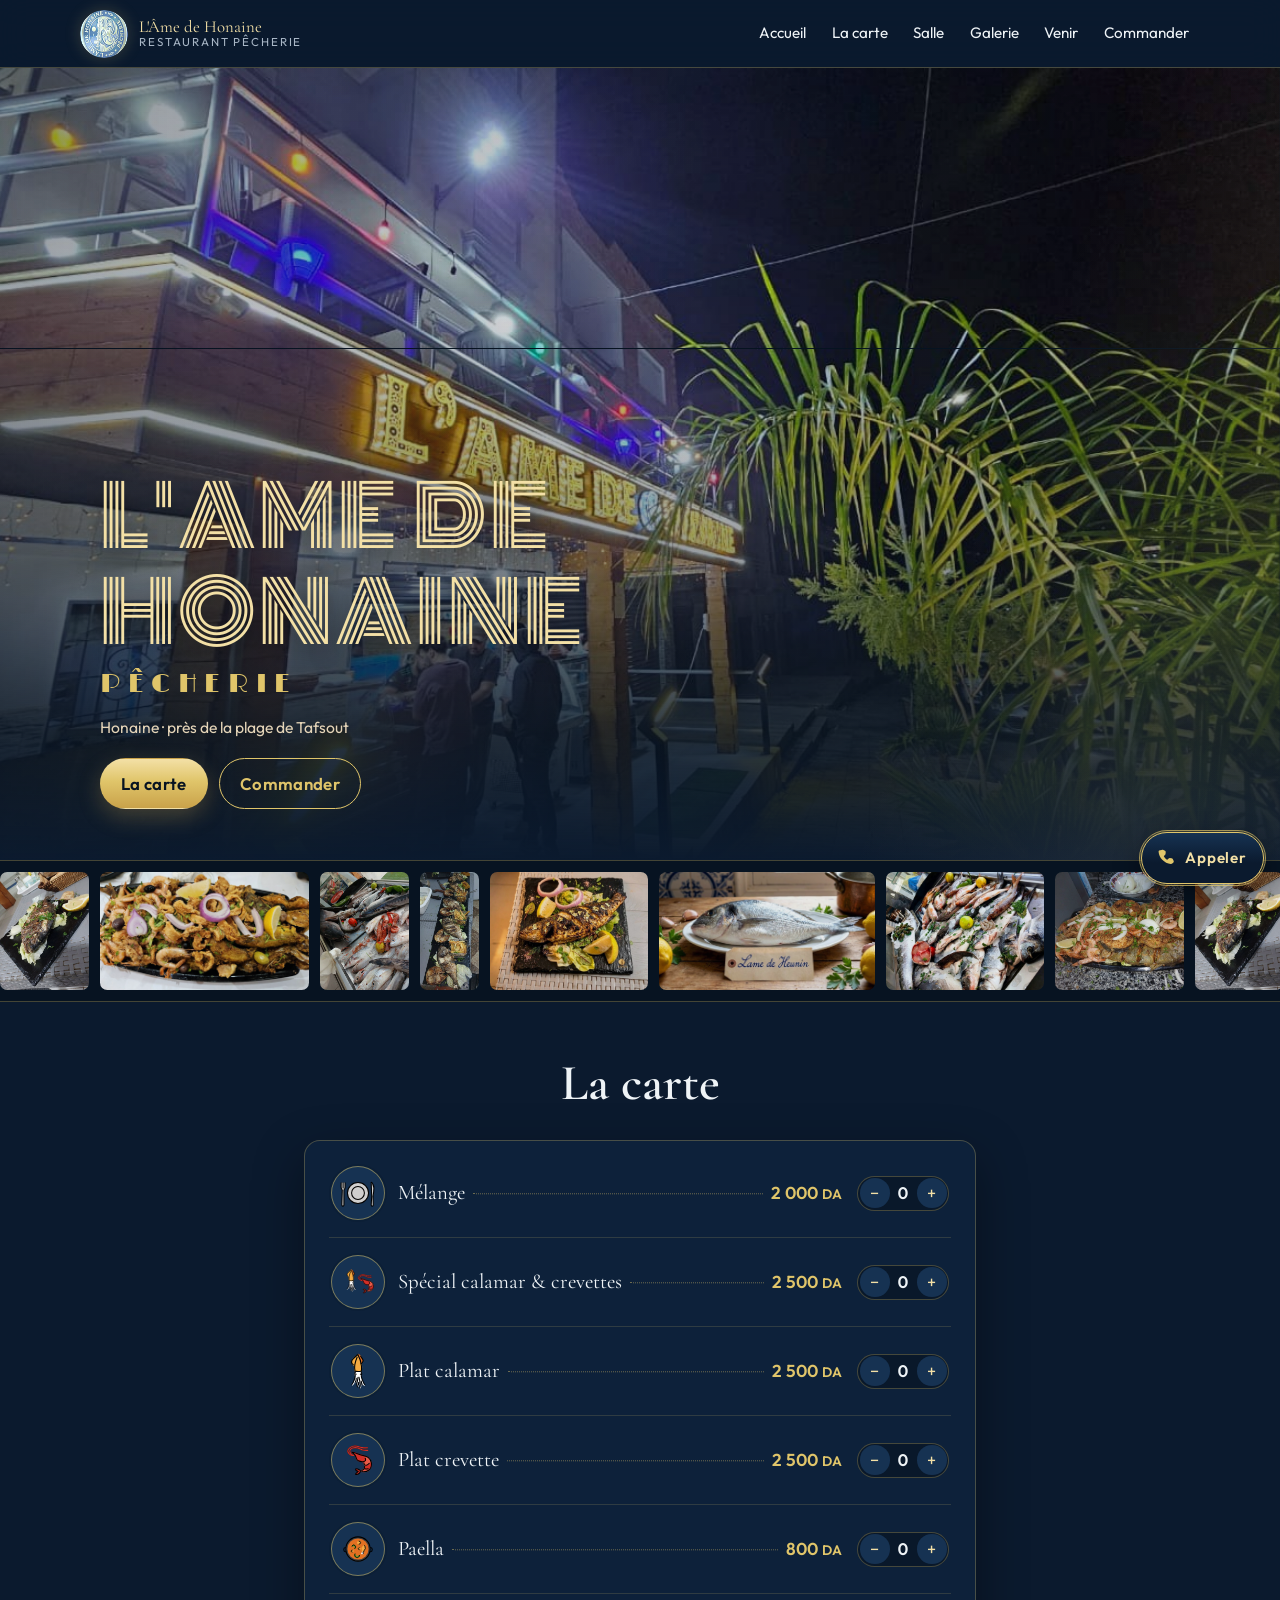
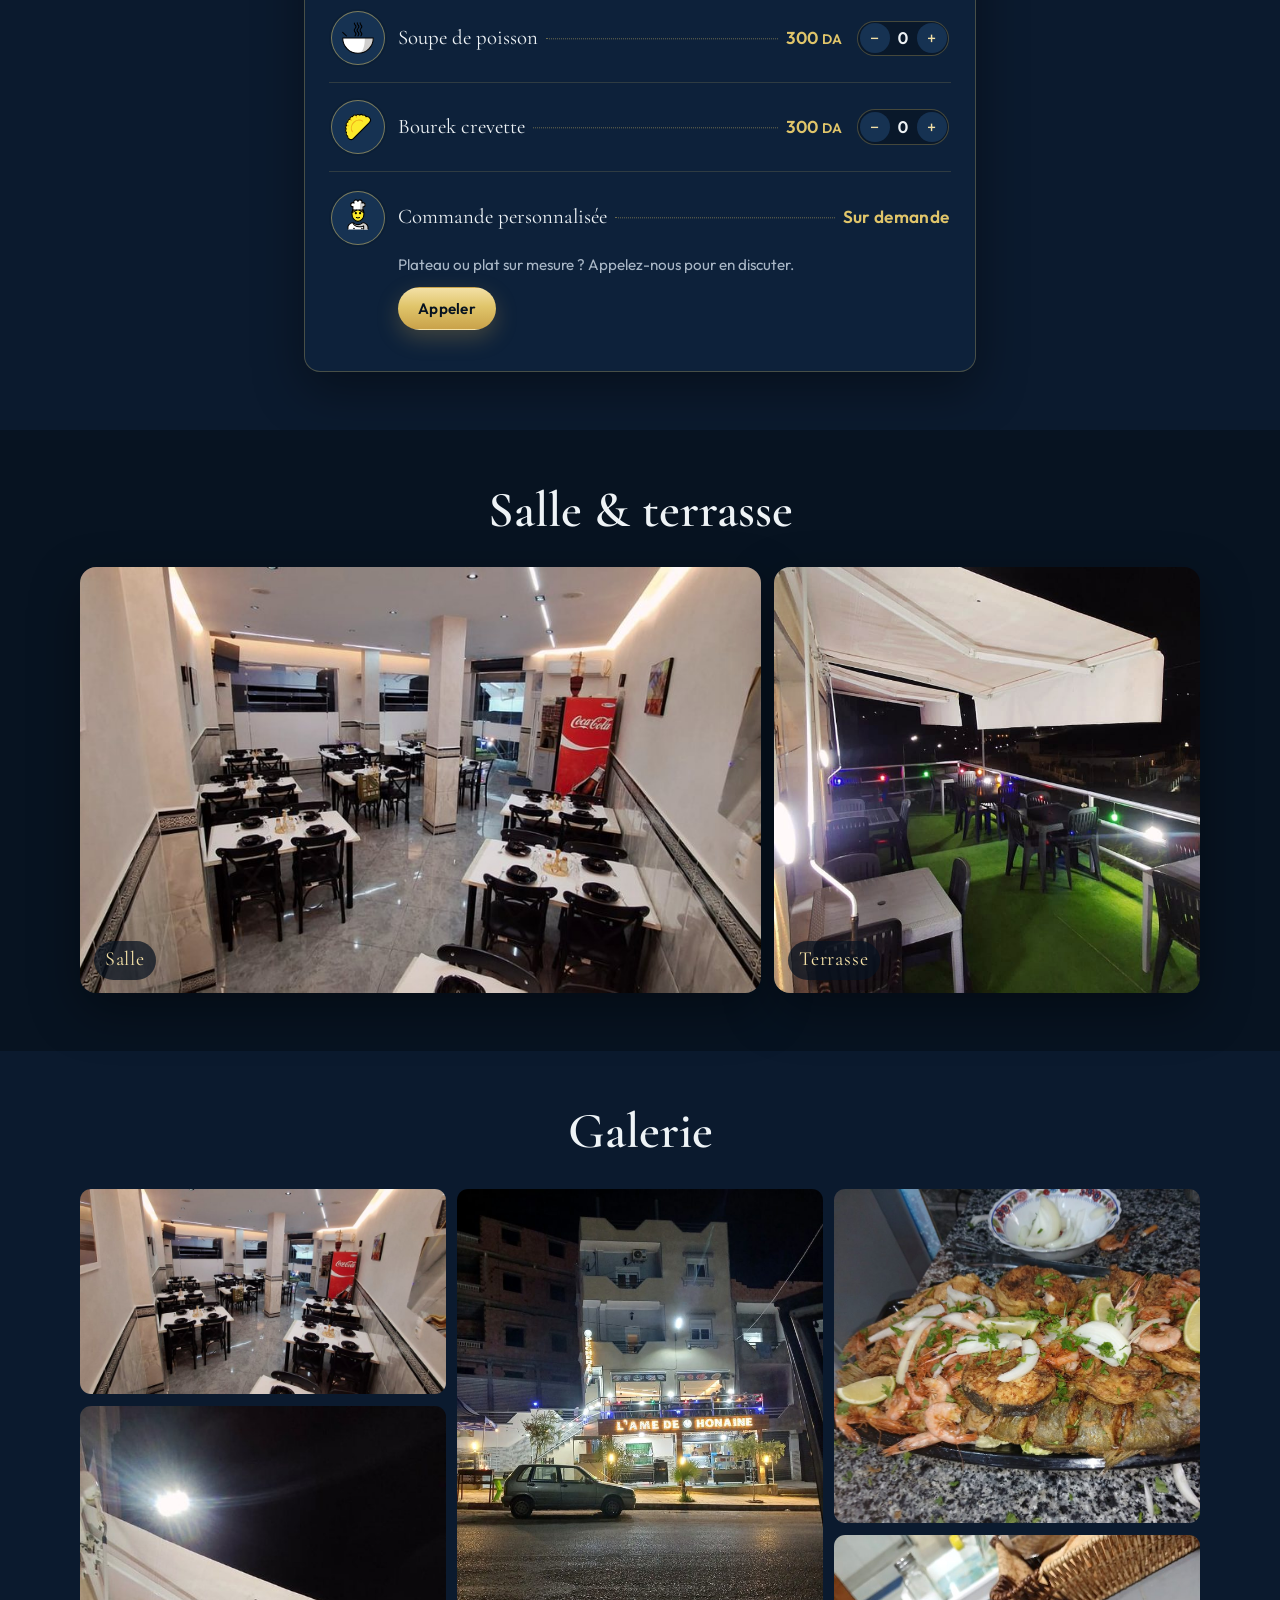
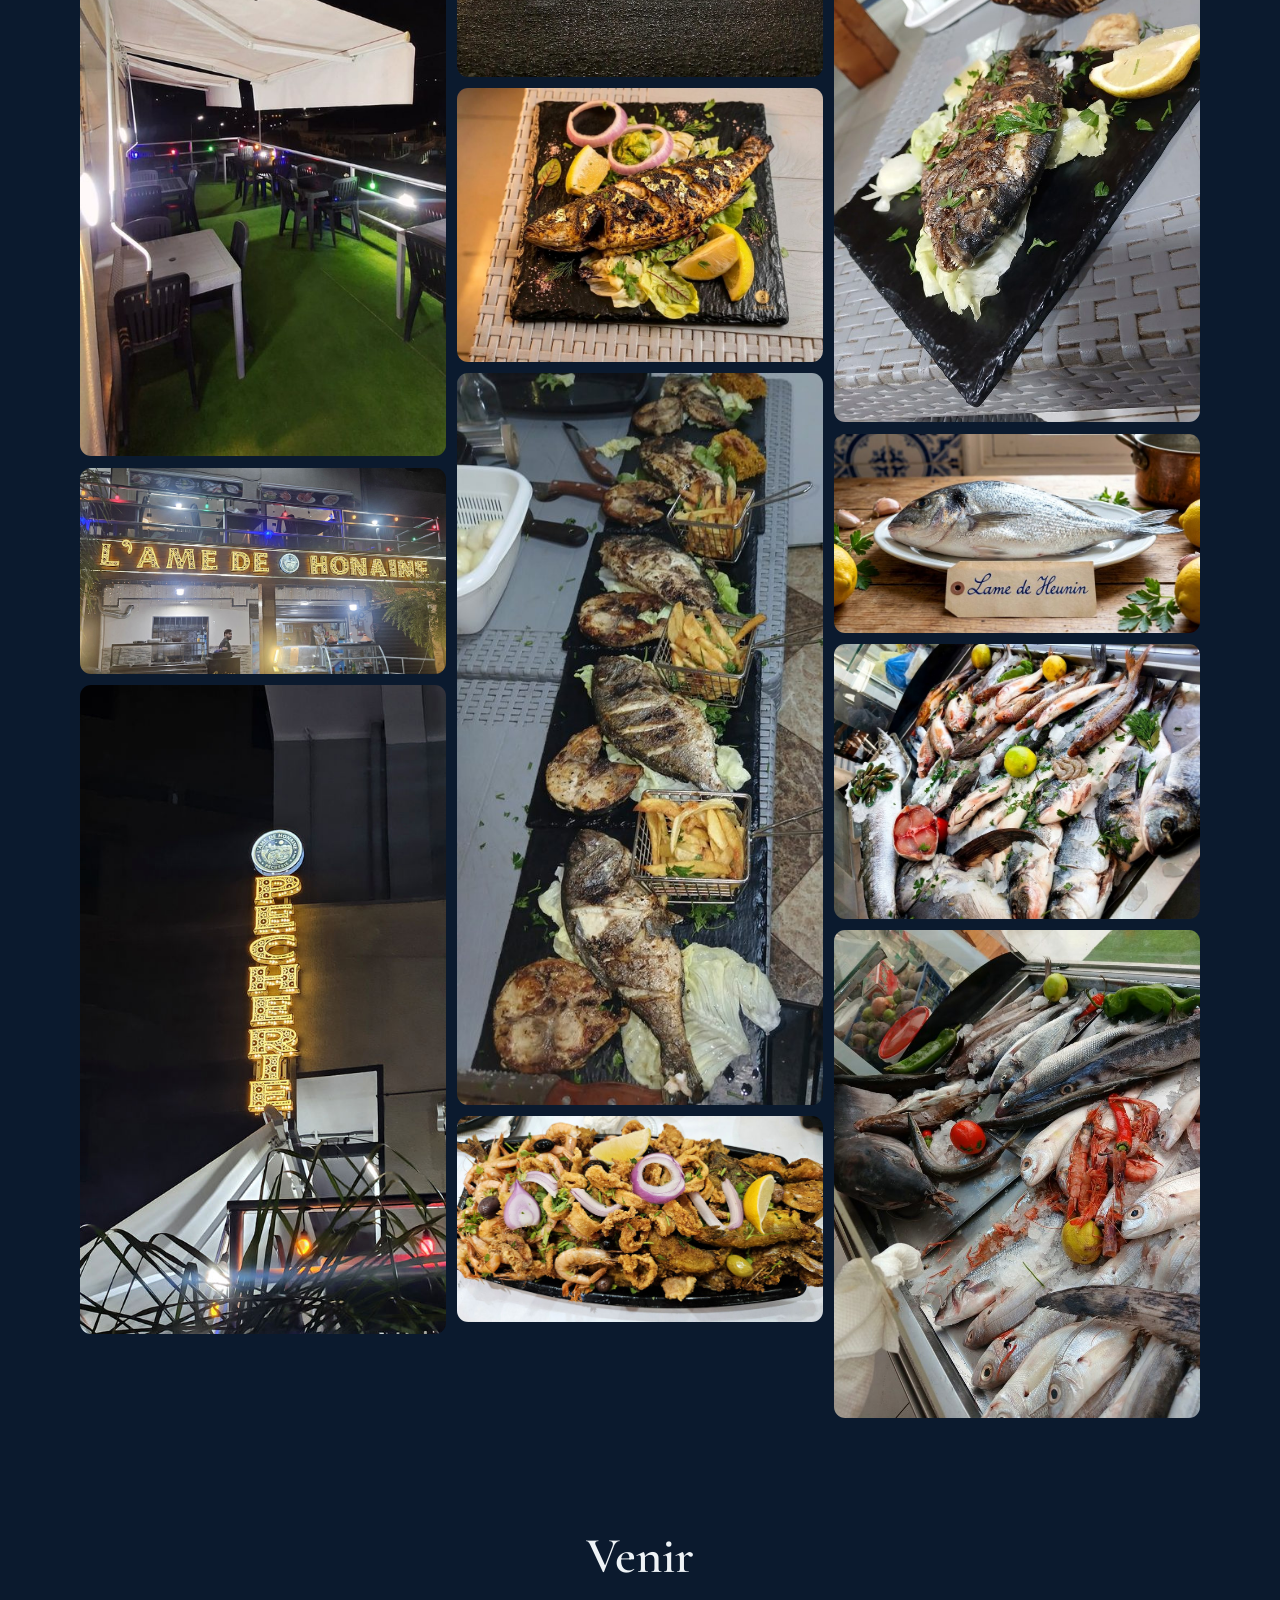
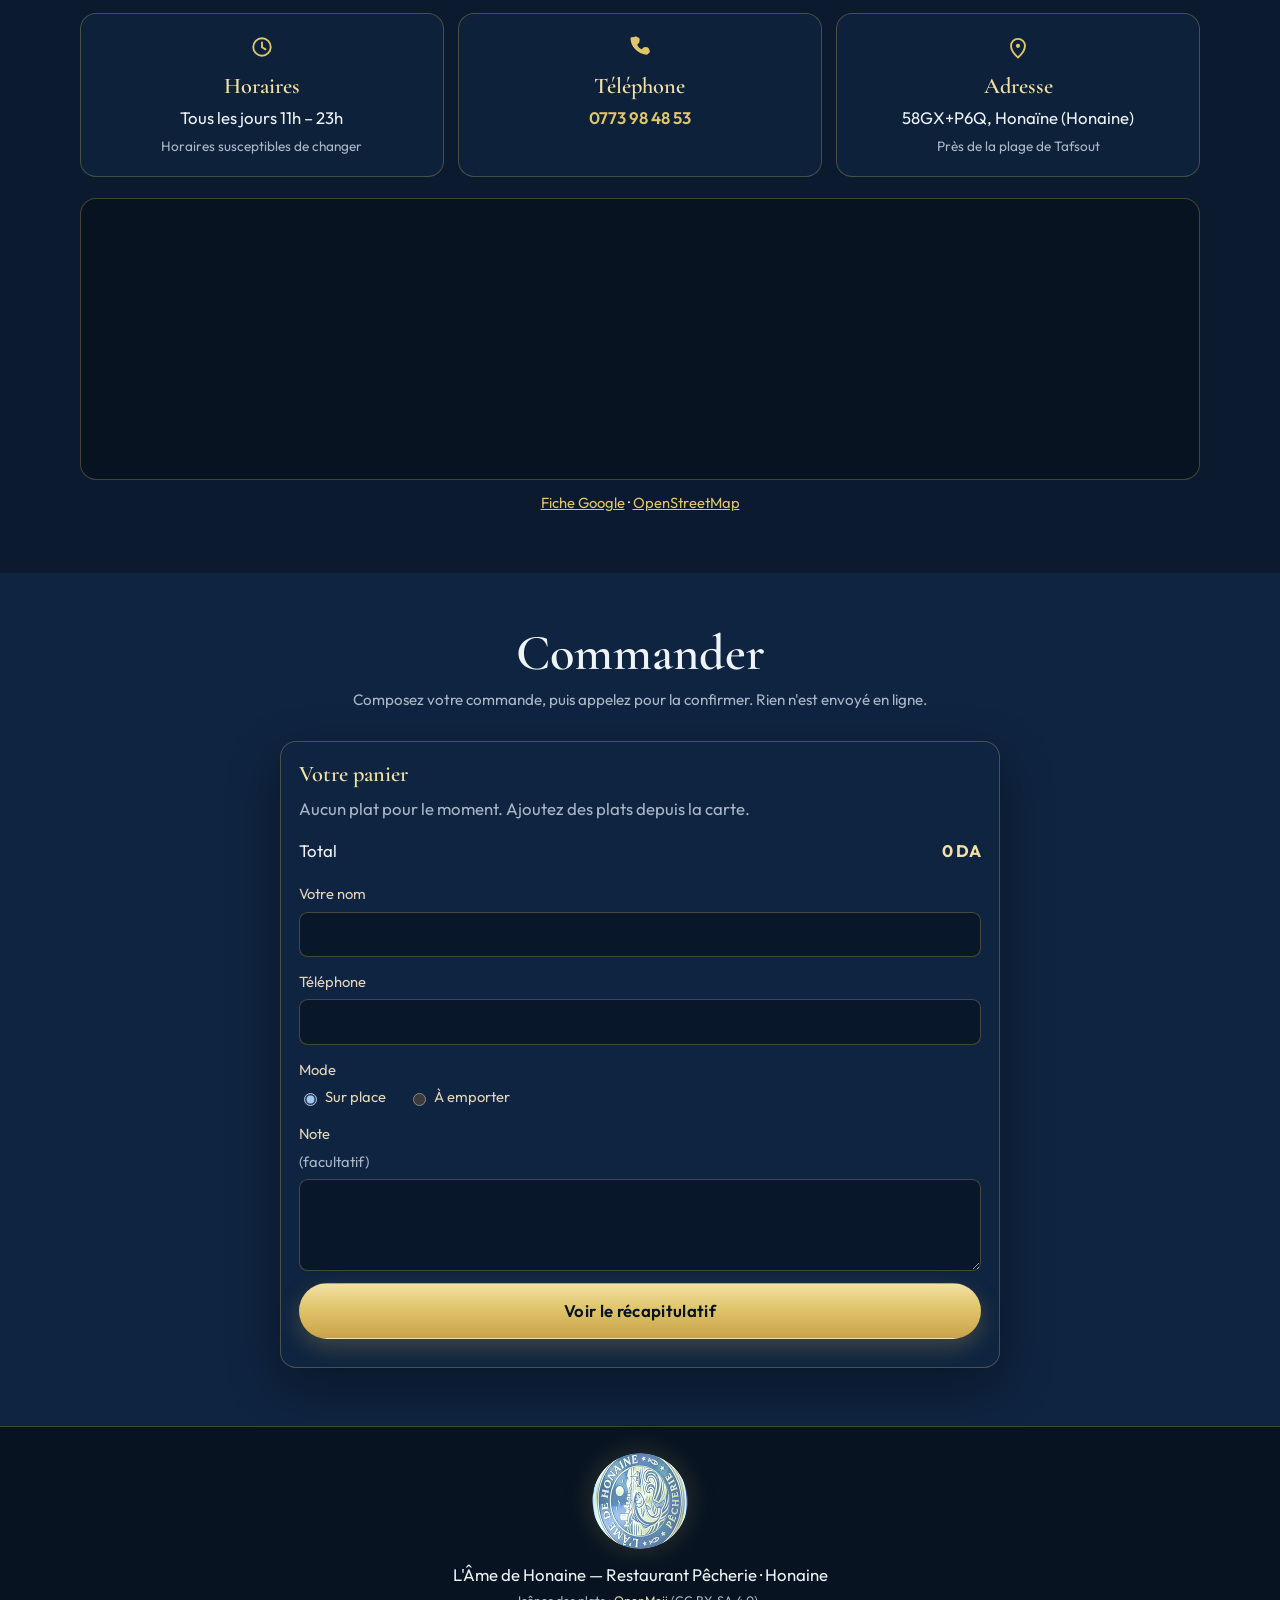
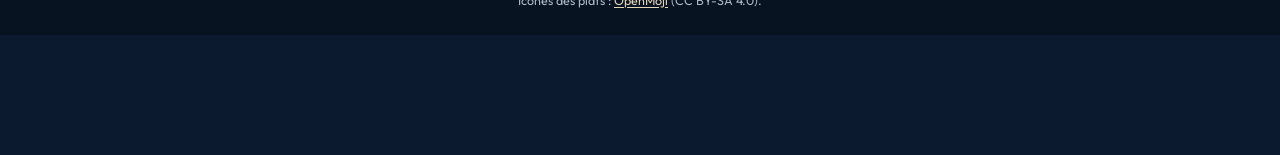
<file: index.html>
<!DOCTYPE html>
<html lang="fr">
<head>
  <meta charset="utf-8">
  <meta name="viewport" content="width=device-width, initial-scale=1">
  <meta name="description" content="L'Âme de Honaine — Pêcherie, restaurant de poissons et fruits de mer à Honaine, près de la plage de Tafsout.">
  <meta name="robots" content="noindex, nofollow">
  <title>L'Âme de Honaine — Pêcherie</title>
  <link rel="icon" type="image/png" sizes="32x32" href="images/favicon-32.png">
  <link rel="icon" type="image/png" sizes="48x48" href="images/favicon-48.png">
  <link rel="apple-touch-icon" href="images/apple-touch-icon.png">
  <meta property="og:type" content="website">
  <meta property="og:locale" content="fr_FR">
  <meta property="og:title" content="L'Âme de Honaine — Pêcherie">
  <meta property="og:description" content="L'Âme de Honaine — Pêcherie, restaurant de poissons et fruits de mer à Honaine, près de la plage de Tafsout.">
  <meta property="og:url" content="https://ame-de-honaine.vercel.app/">
  <meta property="og:image" content="https://ame-de-honaine.vercel.app/images/og-logo.jpg">
  <meta property="og:image:width" content="1200">
  <meta property="og:image:height" content="630">
  <meta name="twitter:card" content="summary_large_image">
  <meta name="twitter:image" content="https://ame-de-honaine.vercel.app/images/og-logo.jpg">
  <link rel="stylesheet" href="css/fonts.css?v=12">
  <link rel="stylesheet" href="css/style.css?v=12">
</head>
<body>
  <svg xmlns="http://www.w3.org/2000/svg" width="0" height="0" style="position:absolute;overflow:hidden" aria-hidden="true">
    <symbol id="icon-wave" viewBox="0 0 48 16">
      <path fill="none" stroke="currentColor" stroke-width="1.4" stroke-linecap="round" d="M2 9c5-8 9 8 14 0s9 8 14 0 9 8 14 0"/>
    </symbol>
    <symbol id="icon-phone" viewBox="0 0 24 24">
      <path fill="currentColor" d="M7.2 3.4c.4-.4 1-.5 1.5-.3l2.2 1c.5.2.8.7.8 1.3l-.2 2.1c0 .4-.2.8-.5 1L9.6 10c.8 1.7 2.1 3.1 3.8 4l1.5-1.4c.3-.3.7-.5 1.1-.5l2.1.2c.5 0 1 .3 1.3.8l1 2.2c.2.5.1 1.1-.3 1.5l-1.3 1.3c-.4.4-1 .6-1.6.5-3.5-.4-6.8-2.2-9.3-4.7S4.3 8.8 3.9 5.3c-.1-.6.1-1.2.5-1.6L7.2 3.4Z"/>
    </symbol>
    <symbol id="icon-clock" viewBox="0 0 24 24">
      <path fill="none" stroke="currentColor" stroke-width="1.6" stroke-linecap="round" d="M12 4.5a7.5 7.5 0 1 1 0 15 7.5 7.5 0 0 1 0-15Z"/>
      <path fill="none" stroke="currentColor" stroke-width="1.6" stroke-linecap="round" d="M12 8v4.2l3 1.8"/>
    </symbol>
    <symbol id="icon-pin" viewBox="0 0 24 24">
      <path fill="none" stroke="currentColor" stroke-width="1.6" stroke-linejoin="round" d="M12 21s6-5.2 6-10a6 6 0 1 0-12 0c0 4.8 6 10 6 10Z"/>
      <circle cx="12" cy="11" r="1.8" fill="currentColor"/>
    </symbol>
  </svg>

  <a class="skip-link" href="#contenu">Aller au contenu</a>

  <header class="site-header" id="haut">
    <div class="header-inner">
      <a class="brand" href="#accueil">
        <img class="brand-logo" src="images/logo-96.png" srcset="images/logo-96.png 96w, images/logo-192.png 192w" sizes="48px" width="48" height="48" alt="Logo L'Âme de Honaine Pêcherie">
        <span class="brand-text">
          <span class="brand-name">L'Âme de Honaine</span>
          <span class="brand-tag">Restaurant Pêcherie</span>
        </span>
      </a>
      <button class="nav-toggle" type="button" aria-expanded="false" aria-controls="menu-principal" aria-label="Ouvrir le menu">
        <span class="nav-toggle-bar"></span>
      </button>
      <nav class="nav" id="menu-principal" aria-label="Sections">
        <a href="#accueil">Accueil</a>
        <a href="#carte">La carte</a>
        <a href="#lieu">Salle</a>
        <a href="#galerie">Galerie</a>
        <a href="#venir">Venir</a>
        <a href="#commander">Commander</a>
      </nav>
    </div>
  </header>

  <main id="contenu">
    <section class="hero" id="accueil" aria-label="Accueil">
      <div class="hero-media">
        <img
          src="images/facade-terrasse-nuit.jpg"
          srcset="images/facade-terrasse-nuit-sm.jpg 900w, images/facade-terrasse-nuit.jpg 1280w"
          sizes="100vw"
          alt="Façade de nuit de L'Âme de Honaine : enseigne lumineuse, terrasse à l'étage et palmiers."
          width="1280" height="720">
      </div>
      <div class="hero-shade"></div>
      <div class="hero-shimmer" aria-hidden="true"></div>
      <div class="hero-content">
        <h1 class="hero-title">
          <span class="hero-title-line">L'AME DE</span>
          <span class="hero-title-line">HONAINE</span>
        </h1>
        <p class="hero-pecherie">Pêcherie</p>
        <p class="hero-kicker">Honaine · près de la plage de Tafsout</p>
        <div class="hero-cta">
          <a class="btn btn-gold" href="#carte">La carte</a>
          <a class="btn btn-ghost" href="#commander">Commander</a>
        </div>
      </div>
    </section>

    <div class="photo-marquee" aria-hidden="true">
      <div class="photo-marquee-track">
        <img src="images/gmaps-grillade-ardoise-sm.jpg" alt="" width="675" height="900">
        <img src="images/plateau-friture-sm.jpg" alt="" width="900" height="507">
        <img src="images/gmaps-etale-crevettes-sm.jpg" alt="" width="675" height="900">
        <img src="images/gmaps-plateau-grilles-sm.jpg" alt="" width="675" height="900">
        <img src="images/gmaps-grillade-citron-sm.jpg" alt="" width="900" height="675">
        <img src="images/gmaps-poisson-carte-sm.jpg" alt="" width="900" height="491">
        <img src="images/gmaps-etale-poissons-sm.jpg" alt="" width="900" height="675">
        <img src="images/gmaps-plateau-friture-large-sm.jpg" alt="" width="900" height="823">
        <img src="images/gmaps-grillade-ardoise-sm.jpg" alt="" width="675" height="900">
        <img src="images/plateau-friture-sm.jpg" alt="" width="900" height="507">
        <img src="images/gmaps-etale-crevettes-sm.jpg" alt="" width="675" height="900">
        <img src="images/gmaps-plateau-grilles-sm.jpg" alt="" width="675" height="900">
        <img src="images/gmaps-grillade-citron-sm.jpg" alt="" width="900" height="675">
        <img src="images/gmaps-poisson-carte-sm.jpg" alt="" width="900" height="491">
        <img src="images/gmaps-etale-poissons-sm.jpg" alt="" width="900" height="675">
        <img src="images/gmaps-plateau-friture-large-sm.jpg" alt="" width="900" height="823">
      </div>
    </div>

    <section class="section section-carte" id="carte">
      <div class="container">
        <header class="section-head reveal">
          <h2>La carte</h2>
        </header>

        <div class="menu-list-wrap reveal" id="menu-grid">
          <ul class="menu-list">
            <li>
              <span class="dish-visual" aria-hidden="true"><img src="icons/melange.svg" alt="" width="56" height="56"></span>
              <span class="dish-main">
                <span class="dish-name">Mélange</span>
                <span class="dish-dots" aria-hidden="true"></span>
                <span class="price">2 000&nbsp;<abbr title="dinars algériens">DA</abbr></span>
              </span>
              <span class="qty-ctrl" data-id="melange" data-name="Mélange" data-price="2000"><button type="button" data-act="dec" aria-label="Retirer Mélange">−</button><span class="qty" aria-live="polite">0</span><button type="button" data-act="inc" aria-label="Ajouter Mélange">+</button></span>
            </li>
            <li>
              <span class="dish-visual" aria-hidden="true"><img src="icons/calamar-crevettes.svg" alt="" width="56" height="56"></span>
              <span class="dish-main">
                <span class="dish-name">Spécial calamar &amp; crevettes</span>
                <span class="dish-dots" aria-hidden="true"></span>
                <span class="price">2 500&nbsp;<abbr title="dinars algériens">DA</abbr></span>
              </span>
              <span class="qty-ctrl" data-id="special-calamar-crevettes" data-name="Spécial calamar &amp; crevettes" data-price="2500"><button type="button" data-act="dec" aria-label="Retirer Spécial calamar &amp; crevettes">−</button><span class="qty" aria-live="polite">0</span><button type="button" data-act="inc" aria-label="Ajouter Spécial calamar &amp; crevettes">+</button></span>
            </li>
            <li>
              <span class="dish-visual" aria-hidden="true"><img src="icons/calamar.svg" alt="" width="56" height="56"></span>
              <span class="dish-main">
                <span class="dish-name">Plat calamar</span>
                <span class="dish-dots" aria-hidden="true"></span>
                <span class="price">2 500&nbsp;<abbr title="dinars algériens">DA</abbr></span>
              </span>
              <span class="qty-ctrl" data-id="plat-calamar" data-name="Plat calamar" data-price="2500"><button type="button" data-act="dec" aria-label="Retirer Plat calamar">−</button><span class="qty" aria-live="polite">0</span><button type="button" data-act="inc" aria-label="Ajouter Plat calamar">+</button></span>
            </li>
            <li>
              <span class="dish-visual" aria-hidden="true"><img src="icons/crevette.svg" alt="" width="56" height="56"></span>
              <span class="dish-main">
                <span class="dish-name">Plat crevette</span>
                <span class="dish-dots" aria-hidden="true"></span>
                <span class="price">2 500&nbsp;<abbr title="dinars algériens">DA</abbr></span>
              </span>
              <span class="qty-ctrl" data-id="plat-crevette" data-name="Plat crevette" data-price="2500"><button type="button" data-act="dec" aria-label="Retirer Plat crevette">−</button><span class="qty" aria-live="polite">0</span><button type="button" data-act="inc" aria-label="Ajouter Plat crevette">+</button></span>
            </li>
            <li>
              <span class="dish-visual" aria-hidden="true"><img src="icons/paella.svg" alt="" width="56" height="56"></span>
              <span class="dish-main">
                <span class="dish-name">Paella</span>
                <span class="dish-dots" aria-hidden="true"></span>
                <span class="price">800&nbsp;<abbr title="dinars algériens">DA</abbr></span>
              </span>
              <span class="qty-ctrl" data-id="paella" data-name="Paella" data-price="800"><button type="button" data-act="dec" aria-label="Retirer Paella">−</button><span class="qty" aria-live="polite">0</span><button type="button" data-act="inc" aria-label="Ajouter Paella">+</button></span>
            </li>
            <li>
              <span class="dish-visual" aria-hidden="true"><img src="icons/soupe.svg" alt="" width="56" height="56"></span>
              <span class="dish-main">
                <span class="dish-name">Soupe de poisson</span>
                <span class="dish-dots" aria-hidden="true"></span>
                <span class="price">300&nbsp;<abbr title="dinars algériens">DA</abbr></span>
              </span>
              <span class="qty-ctrl" data-id="soupe" data-name="Soupe de poisson" data-price="300"><button type="button" data-act="dec" aria-label="Retirer Soupe de poisson">−</button><span class="qty" aria-live="polite">0</span><button type="button" data-act="inc" aria-label="Ajouter Soupe de poisson">+</button></span>
            </li>
            <li>
              <span class="dish-visual" aria-hidden="true"><img src="icons/bourek.svg" alt="" width="56" height="56"></span>
              <span class="dish-main">
                <span class="dish-name">Bourek crevette</span>
                <span class="dish-dots" aria-hidden="true"></span>
                <span class="price">300&nbsp;<abbr title="dinars algériens">DA</abbr></span>
              </span>
              <span class="qty-ctrl" data-id="bourek-crevette" data-name="Bourek crevette" data-price="300"><button type="button" data-act="dec" aria-label="Retirer Bourek crevette">−</button><span class="qty" aria-live="polite">0</span><button type="button" data-act="inc" aria-label="Ajouter Bourek crevette">+</button></span>
            </li>
            <li class="menu-custom">
              <div class="menu-custom-row">
                <span class="dish-visual" aria-hidden="true"><img src="icons/chef.svg" alt="" width="56" height="56"></span>
                <span class="dish-main">
                  <span class="dish-name">Commande personnalisée</span>
                  <span class="dish-dots" aria-hidden="true"></span>
                  <span class="price price-tbc">Sur demande</span>
                </span>
              </div>
              <p class="menu-custom-text">Plateau ou plat sur mesure ? Appelez-nous pour en discuter.</p>
              <a class="btn btn-gold menu-custom-call" href="tel:+213773984853"><span>Appeler</span></a>
            </li>
          </ul>
        </div>
      </div>
    </section>


    <section class="section section-lieu" id="lieu">
      <div class="container">
        <header class="section-head reveal">
          <h2>Salle &amp; terrasse</h2>
        </header>
        <div class="lieu-grid" id="lieu-grid">
          <button type="button" class="lieu-card reveal lightbox-open" data-full="images/salle-interieur.jpg" data-caption="Salle — photo du restaurant">
            <img
              src="images/salle-interieur-sm.jpg"
              srcset="images/salle-interieur-sm.jpg 900w, images/salle-interieur.jpg 1280w"
              sizes="(max-width: 700px) 100vw, 65vw"
              alt="Salle du restaurant : tables blanches, chaises noires et frigo Coca-Cola."
              width="1280" height="720">
            <span class="lieu-label">Salle</span>
          </button>
          <button type="button" class="lieu-card reveal lightbox-open" data-full="images/terrasse-nuit.jpg" data-caption="Terrasse de nuit — photo du restaurant">
            <img
              src="images/terrasse-nuit-sm.jpg"
              srcset="images/terrasse-nuit-sm.jpg 506w, images/terrasse-nuit.jpg 720w"
              sizes="(max-width: 700px) 100vw, 40vw"
              alt="Terrasse de nuit : store blanc, gazon et lumières."
              width="720" height="1280">
            <span class="lieu-label">Terrasse</span>
          </button>
        </div>
      </div>
    </section>

    <section class="section section-galerie" id="galerie">
      <div class="container">
        <header class="section-head reveal">
          <h2>Galerie</h2>
        </header>
        <div class="gallery-grid" id="gallery-grid">
          <button type="button" class="gallery-item wide reveal lightbox-open" data-full="images/salle-interieur.jpg" data-caption="Salle — photo du restaurant">
            <img src="images/salle-interieur-sm.jpg" alt="Salle du restaurant : tables blanches et chaises noires." width="900" height="506">
          </button>
          <button type="button" class="gallery-item reveal lightbox-open" data-full="images/terrasse-nuit.jpg" data-caption="Terrasse de nuit — photo du restaurant">
            <img src="images/terrasse-nuit-sm.jpg" alt="Terrasse de nuit : store blanc, gazon et lumières." width="506" height="900">
          </button>
          <button type="button" class="gallery-item reveal lightbox-open" data-full="images/facade-nuit.jpg" data-caption="Façade de nuit — photo du restaurant">
            <img src="images/facade-nuit-sm.jpg" alt="Façade de nuit, enseigne L'AME DE HONAINE." width="900" height="507">
          </button>
          <button type="button" class="gallery-item tall reveal lightbox-open" data-full="images/enseigne-pecherie.jpg" data-caption="Enseigne Pêcherie — photo du restaurant">
            <img src="images/enseigne-pecherie-sm.jpg" alt="Enseigne verticale lumineuse PÊCHERIE." width="507" height="900">
          </button>
          <button type="button" class="gallery-item reveal lightbox-open" data-full="images/gmaps-facade-rue.jpg" data-caption="Façade vue de la rue, de nuit — photo publiée sur la fiche Google">
            <img src="images/gmaps-facade-rue-sm.jpg" alt="Le restaurant vu de la rue, de nuit." width="675" height="900">
          </button>
          <button type="button" class="gallery-item wide reveal lightbox-open" data-full="images/gmaps-grillade-citron.jpg" data-caption="Poisson grillé au citron — photo publiée sur la fiche Google">
            <img src="images/gmaps-grillade-citron-sm.jpg" alt="Poisson grillé, citron, oignon rouge et herbes." width="900" height="675">
          </button>
          <button type="button" class="gallery-item reveal lightbox-open" data-full="images/gmaps-plateau-grilles.jpg" data-caption="Plateau de poissons grillés — photo publiée sur la fiche Google">
            <img src="images/gmaps-plateau-grilles-sm.jpg" alt="Long plateau de poissons grillés." width="675" height="900">
          </button>
          <button type="button" class="gallery-item wide reveal lightbox-open" data-full="images/plateau-friture.jpg" data-caption="Plateau friture — photo du restaurant">
            <img src="images/plateau-friture-sm.jpg" alt="Plateau friture du restaurant." width="900" height="507">
          </button>
          <button type="button" class="gallery-item wide reveal lightbox-open" data-full="images/gmaps-plateau-friture-large.jpg" data-caption="Grand plateau — photo publiée sur la fiche Google">
            <img src="images/gmaps-plateau-friture-large-sm.jpg" alt="Grand plateau de fruits de mer." width="900" height="823">
          </button>
          <button type="button" class="gallery-item reveal lightbox-open" data-full="images/gmaps-grillade-ardoise.jpg" data-caption="Grillade sur ardoise — photo publiée sur la fiche Google">
            <img src="images/gmaps-grillade-ardoise-sm.jpg" alt="Poisson grillé sur une ardoise." width="675" height="900">
          </button>
          <button type="button" class="gallery-item wide reveal lightbox-open" data-full="images/gmaps-poisson-carte.jpg" data-caption="Poisson présenté avec le nom du restaurant — photo publiée sur la fiche Google">
            <img src="images/gmaps-poisson-carte-sm.jpg" alt="Poisson entier présenté avec une carte L'âme de Honain." width="900" height="491">
          </button>
          <button type="button" class="gallery-item reveal lightbox-open" data-full="images/gmaps-etale-poissons.jpg" data-caption="Étal de poissons — photo publiée sur la fiche Google">
            <img src="images/gmaps-etale-poissons-sm.jpg" alt="Poissons frais présentés sur l'étal." width="900" height="675">
          </button>
          <button type="button" class="gallery-item reveal lightbox-open" data-full="images/gmaps-etale-crevettes.jpg" data-caption="Étal de mer — photo publiée sur la fiche Google">
            <img src="images/gmaps-etale-crevettes-sm.jpg" alt="Crevettes et poissons sur l'étal." width="675" height="900">
          </button>
        </div>
      </div>
    </section>

    <section class="section section-venir" id="venir">
      <div class="container">
        <header class="section-head reveal">
          <h2>Venir</h2>
        </header>
        <div class="info-row">
          <article class="info-card reveal">
            <svg class="info-icon" width="28" height="28" aria-hidden="true"><use href="#icon-clock"></use></svg>
            <h3>Horaires</h3>
            <p>Tous les jours 11h – 23h</p>
            <p class="note">Horaires susceptibles de changer</p>
          </article>
          <article class="info-card reveal">
            <svg class="info-icon" width="28" height="28" aria-hidden="true"><use href="#icon-phone"></use></svg>
            <h3>Téléphone</h3>
            <p><a href="tel:+213773984853">0773 98 48 53</a></p>
          </article>
          <article class="info-card reveal">
            <svg class="info-icon" width="28" height="28" aria-hidden="true"><use href="#icon-pin"></use></svg>
            <h3>Adresse</h3>
            <p>58GX+P6Q, Honaïne (Honaine)</p>
            <p class="note">Près de la plage de Tafsout</p>
          </article>
        </div>
        <div class="map-wrap reveal">
          <iframe
            title="Carte : L'Âme de Honaine à Honaïne"
            loading="lazy"
            referrerpolicy="no-referrer-when-downgrade"
            src="https://www.openstreetmap.org/export/embed.html?bbox=-1.6618789%2C35.1688393%2C-1.6418789%2C35.1848393&amp;layer=mapnik&amp;marker=35.1768393%2C-1.6518789"></iframe>
        </div>
        <p class="map-links reveal">
          <a href="https://maps.app.goo.gl/AyRdqwik2RZVF65s5" target="_blank" rel="noopener">Fiche Google</a>
          ·
          <a href="https://www.openstreetmap.org/?mlat=35.1768393&amp;mlon=-1.6518789#map=17/35.17684/-1.65188" target="_blank" rel="noopener">OpenStreetMap</a>
        </p>
      </div>
    </section>

    <section class="section section-commande" id="commander">
      <div class="container">
        <header class="section-head reveal">
          <h2>Commander</h2>
          <p>Composez votre commande, puis appelez pour la confirmer. Rien n'est envoyé en ligne.</p>
        </header>

        <form class="order-form reveal" id="order-form" novalidate>
          <div class="cart-box">
            <h3>Votre panier</h3>
            <p class="cart-empty" id="cart-empty">Aucun plat pour le moment. Ajoutez des plats depuis la carte.</p>
            <ul class="cart-list" id="cart-list" hidden></ul>
            <p class="cart-total" id="cart-total" hidden>Total <strong>0&nbsp;DA</strong></p>
          </div>

          <div class="form-grid">
            <label>
              Votre nom
              <input type="text" name="name" id="order-name" autocomplete="name" required maxlength="80">
            </label>
            <label>
              Téléphone
              <input type="tel" name="phone" id="order-phone" autocomplete="tel" required maxlength="20" inputmode="tel">
            </label>
            <fieldset class="mode-field">
              <legend>Mode</legend>
              <label class="radio"><input type="radio" name="mode" value="Sur place" checked> Sur place</label>
              <label class="radio"><input type="radio" name="mode" value="À emporter"> À emporter</label>
            </fieldset>
            <label class="notes">
              Note <span>(facultatif)</span>
              <textarea name="notes" id="order-notes" rows="3" maxlength="300"></textarea>
            </label>
          </div>

          <p class="form-hint" id="form-hint" hidden></p>
          <button class="btn btn-gold btn-submit" type="submit" id="order-submit">Voir le récapitulatif</button>
        </form>
      </div>
    </section>
  </main>

  <footer class="site-footer">
    <div class="container">
      <img class="footer-logo" src="images/logo-192.png" width="96" height="96" alt="Logo L'Âme de Honaine Pêcherie">
      <p>L'Âme de Honaine — Restaurant Pêcherie · Honaine</p>
      <p class="credits-icons">Icônes des plats : <a href="https://openmoji.org/" rel="noopener noreferrer">OpenMoji</a> (CC BY-SA 4.0).</p>
    </div>
  </footer>

  <a class="call-fab" href="tel:+213773984853" aria-label="Appeler le 0773 98 48 53">
    <span class="call-fab-pulse" aria-hidden="true"></span>
    <svg width="22" height="22" aria-hidden="true"><use href="#icon-phone"></use></svg>
    <span class="call-fab-label">Appeler</span>
  </a>

  <a class="cart-fab" href="#commander" id="cart-fab" hidden>
    <span class="cart-fab-count" id="cart-fab-count">0</span>
    <span class="cart-fab-text">Panier · <strong id="cart-fab-total">0&nbsp;DA</strong></span>
  </a>

  <div class="order-modal" id="order-modal" hidden>
    <div class="order-modal-backdrop" data-close-modal></div>
    <div class="order-modal-panel" role="dialog" aria-modal="true" aria-labelledby="order-modal-title">
      <div class="order-step" id="order-summary-step">
        <h2 id="order-modal-title">Confirmez par téléphone</h2>
        <p class="order-lead">Votre commande n'est pas envoyée automatiquement. Elle n'est confirmée qu'après votre appel : le restaurant la préparera dès que vous aurez téléphoné.</p>
        <div class="order-summary" id="order-summary"></div>
        <a class="btn btn-gold btn-call-lg" href="tel:+213773984853">
          <svg width="22" height="22" aria-hidden="true"><use href="#icon-phone"></use></svg>
          Appeler pour confirmer
        </a>
        <p class="call-number">0773 98 48 53</p>
        <div class="modal-actions">
          <button type="button" class="btn btn-ghost" data-close-modal>Modifier</button>
        </div>
      </div>
    </div>
  </div>

  <div class="lightbox" id="lightbox" hidden role="dialog" aria-modal="true" aria-label="Visionneuse de photos">
    <button type="button" class="lightbox-close" aria-label="Fermer">&times;</button>
    <button type="button" class="lightbox-prev" aria-label="Photo précédente"><span aria-hidden="true">‹</span></button>
    <button type="button" class="lightbox-next" aria-label="Photo suivante"><span aria-hidden="true">›</span></button>
    <p class="lightbox-counter" aria-live="polite"></p>
    <figure class="lightbox-figure">
      <img alt="">
      <figcaption class="lightbox-caption"></figcaption>
    </figure>
  </div>

  <script src="config.js?v=12"></script>
  <script src="js/main.js?v=12"></script>
  <script src="js/cms.js?v=12"></script>
</body>
</html>
</file>
<file: css/fonts.css>
/* Local fonts (SIL Open Font License): Cormorant Garamond, Outfit, Limelight, Monoton */
@font-face {
  font-family: "Cormorant Garamond";
  font-style: normal;
  font-weight: 400;
  font-display: swap;
  src: url("../fonts/cormorant-400.woff2") format("woff2");
}
@font-face {
  font-family: "Cormorant Garamond";
  font-style: normal;
  font-weight: 600;
  font-display: swap;
  src: url("../fonts/cormorant-600.woff2") format("woff2");
}
@font-face {
  font-family: "Cormorant Garamond";
  font-style: normal;
  font-weight: 700;
  font-display: swap;
  src: url("../fonts/cormorant-700.woff2") format("woff2");
}
@font-face {
  font-family: "Cormorant Garamond";
  font-style: italic;
  font-weight: 400;
  font-display: swap;
  src: url("../fonts/cormorant-400i.woff2") format("woff2");
}
@font-face {
  font-family: "Cormorant Garamond";
  font-style: italic;
  font-weight: 600;
  font-display: swap;
  src: url("../fonts/cormorant-600i.woff2") format("woff2");
}
@font-face {
  font-family: "Outfit";
  font-style: normal;
  font-weight: 400;
  font-display: swap;
  src: url("../fonts/outfit-400.woff2") format("woff2");
}
@font-face {
  font-family: "Outfit";
  font-style: normal;
  font-weight: 500;
  font-display: swap;
  src: url("../fonts/outfit-500.woff2") format("woff2");
}
@font-face {
  font-family: "Outfit";
  font-style: normal;
  font-weight: 600;
  font-display: swap;
  src: url("../fonts/outfit-600.woff2") format("woff2");
}
@font-face {
  font-family: "Outfit";
  font-style: normal;
  font-weight: 700;
  font-display: swap;
  src: url("../fonts/outfit-700.woff2") format("woff2");
}
@font-face {
  font-family: "Limelight";
  font-style: normal;
  font-weight: 400;
  font-display: swap;
  src: url("../fonts/limelight.woff2") format("woff2");
}
@font-face {
  font-family: "Monoton";
  font-style: normal;
  font-weight: 400;
  font-display: swap;
  src: url("../fonts/monoton.woff2") format("woff2");
}
</file>
<file: css/style.css>
/* L'Âme de Honaine — Pêcherie, maquette v4 (visuel, bleu nuit) */

:root {
  --night: #0b1a2e;
  --night-2: #0f2440;
  --night-3: #163252;
  --night-4: #071321;
  --gold: #e0c56a;
  --gold-bright: #f3e0a6;
  --gold-deep: #c9a24a;
  --foam: #eef3f6;
  --sand: #e4d4b8;
  --muted: #a9b7c6;
  --line: rgba(224, 197, 106, 0.28);
  --card: rgba(15, 36, 64, 0.72);
  --header-h: 4.25rem;
  --banner-h: 0px;
  --fab-space: 7.5rem;
  --radius: 1rem;
  --shadow: 0 18px 50px rgba(0, 0, 0, 0.38);
  --font-sans: "Outfit", system-ui, sans-serif;
  --font-serif: "Cormorant Garamond", "Times New Roman", serif;
  --font-marque: "Monoton", "Limelight", "Cormorant Garamond", serif;
  --font-display: "Limelight", "Cormorant Garamond", serif;
}

*,
*::before,
*::after { box-sizing: border-box; }

html {
  scroll-behavior: smooth;
  scroll-padding-top: calc(var(--banner-h) + var(--header-h) + 0.5rem);
  scroll-padding-bottom: var(--fab-space);
  color-scheme: dark;
}

body {
  margin: 0;
  font-family: var(--font-sans);
  font-size: 1.05rem;
  line-height: 1.55;
  color: var(--foam);
  background: var(--night);
  text-rendering: optimizeLegibility;
  padding-bottom: var(--fab-space);
}

img { max-width: 100%; height: auto; display: block; }
button, input, textarea, select { font: inherit; color: inherit; }
a { color: var(--gold); }
h1, h2, h3 {
  font-family: var(--font-serif);
  font-weight: 600;
  line-height: 1.15;
  color: var(--foam);
}
h2 { font-size: clamp(2rem, 5vw, 3.15rem); margin: 0 0 0.4rem; }
h3 { font-size: 1.4rem; margin: 0 0 0.7rem; color: var(--gold-bright); }

.sr-only {
  position: absolute;
  width: 1px;
  height: 1px;
  padding: 0;
  margin: -1px;
  overflow: hidden;
  clip: rect(0, 0, 0, 0);
  clip-path: inset(50%);
  white-space: nowrap;
  border: 0;
}

.skip-link {
  position: absolute;
  left: 1rem; top: -4rem;
  background: var(--gold);
  color: var(--night-4);
  padding: 0.5rem 1rem;
  z-index: 200;
}
.skip-link:focus { top: 0.5rem; }

.container {
  width: min(1120px, calc(100% - 2rem));
  margin-inline: auto;
}

/* Demo banner */
.demo-banner {
  position: sticky;
  top: 0;
  z-index: 60;
  min-height: var(--banner-h);
  height: auto;
  display: grid;
  place-items: center;
  background: #c9a24a;
  color: var(--night-4);
  font-size: 0.78rem;
  font-weight: 600;
  letter-spacing: 0.02em;
  text-align: center;
  padding: 0 0.8rem;
  line-height: 1.2;
}

/* Header */
.site-header {
  position: sticky;
  top: var(--banner-h);
  z-index: 50;
  height: var(--header-h);
  background: rgba(11, 26, 46, 0.72);
  backdrop-filter: blur(16px);
  -webkit-backdrop-filter: blur(16px);
  border-bottom: 1px solid var(--line);
  transition: background 0.35s ease, box-shadow 0.35s ease;
}
.site-header.is-scrolled {
  background: rgba(7, 19, 33, 0.92);
  box-shadow: 0 10px 30px rgba(0,0,0,.35);
}
.header-inner {
  width: min(1120px, calc(100% - 1.5rem));
  margin-inline: auto;
  height: 100%;
  display: flex;
  align-items: center;
  gap: 1rem;
}
.brand {
  display: flex;
  align-items: center;
  gap: 0.7rem;
  text-decoration: none;
  color: inherit;
  min-width: 0;
}
.brand-logo {
  width: 48px;
  height: 48px;
  border-radius: 50%;
  object-fit: contain;
  flex: none;
  box-shadow: 0 0 16px rgba(224, 197, 106, 0.22);
}
.brand-text { display: flex; flex-direction: column; line-height: 1.1; }
.brand-name {
  font-family: var(--font-serif);
  font-size: 1.05rem;
  color: var(--gold-bright);
}
.brand-tag {
  font-size: 0.72rem;
  letter-spacing: 0.16em;
  text-transform: uppercase;
  color: var(--muted);
  white-space: nowrap;
}
@media (max-width: 400px) {
  .brand-logo { width: 42px; height: 42px; }
  .brand-name { font-size: 0.98rem; }
  .brand-tag {
    font-size: 0.6rem;
    letter-spacing: 0.08em;
  }
}
.nav-toggle {
  margin-left: auto;
  width: 2.5rem;
  height: 2.5rem;
  border: 0;
  background: transparent;
  cursor: pointer;
  position: relative;
}
.nav-toggle-bar,
.nav-toggle-bar::before,
.nav-toggle-bar::after {
  display: block;
  width: 1.3rem;
  height: 2px;
  background: var(--gold);
  position: absolute;
  left: 50%;
  top: 50%;
  transform: translate(-50%, -50%);
  transition: transform 0.25s, opacity 0.25s;
}
.nav-toggle-bar::before,
.nav-toggle-bar::after { content: ""; }
.nav-toggle-bar::before { transform: translate(-50%, calc(-50% - 6px)); }
.nav-toggle-bar::after { transform: translate(-50%, calc(-50% + 6px)); }
.nav-toggle[aria-expanded="true"] .nav-toggle-bar { background: transparent; }
.nav-toggle[aria-expanded="true"] .nav-toggle-bar::before { transform: translate(-50%, -50%) rotate(45deg); }
.nav-toggle[aria-expanded="true"] .nav-toggle-bar::after { transform: translate(-50%, -50%) rotate(-45deg); }

.nav {
  display: none;
  position: absolute;
  left: 0; right: 0;
  top: calc(var(--banner-h) + var(--header-h));
  background: rgba(7, 19, 33, 0.96);
  border-bottom: 1px solid var(--line);
  padding: 0.6rem 1rem 1rem;
  flex-direction: column;
  gap: 0.2rem;
}
.nav.is-open { display: flex; }
.nav a {
  text-decoration: none;
  color: var(--foam);
  padding: 0.55rem 0.4rem;
  border-bottom: 1px solid transparent;
}
.nav a:hover, .nav a:focus-visible { color: var(--gold); }

@media (min-width: 860px) {
  .nav-toggle { display: none; }
  .nav {
    display: flex;
    position: static;
    flex-direction: row;
    margin-left: auto;
    background: none;
    border: 0;
    padding: 0;
    gap: 0.2rem;
  }
  .nav a { padding: 0.4rem 0.7rem; font-size: 0.95rem; }
}

/* Buttons */
.btn {
  display: inline-flex;
  align-items: center;
  justify-content: center;
  gap: 0.5rem;
  text-decoration: none;
  border-radius: 999px;
  padding: 0.7rem 1.25rem;
  font-weight: 600;
  letter-spacing: 0.02em;
  border: 1px solid transparent;
  cursor: pointer;
  transition: transform 0.2s ease, box-shadow 0.2s ease, background 0.2s;
}
.btn:focus-visible { outline: 2px solid var(--gold); outline-offset: 3px; }
.btn:hover { transform: translateY(-1px); }
.btn-gold {
  background: linear-gradient(180deg, var(--gold-bright), var(--gold) 45%, var(--gold-deep));
  color: var(--night-4);
  box-shadow: 0 8px 22px rgba(201, 162, 74, 0.28);
}
.btn-ghost {
  background: transparent;
  color: var(--gold);
  border-color: var(--gold);
}

/* Hero */
.hero {
  position: relative;
  min-height: min(88vh, 860px);
  display: grid;
  place-items: end stretch;
  overflow: hidden;
  background: var(--night-4);
}
.hero-media {
  position: absolute;
  inset: 0;
}
.hero-media img {
  width: 100%;
  height: 100%;
  object-fit: cover;
  object-position: 42% 45%;
  transform: scale(1.06);
  animation: hero-zoom 18s ease-out forwards;
}
.hero-shade {
  position: absolute;
  inset: 0;
  background:
    linear-gradient(180deg, rgba(7,19,33,0.22) 0%, rgba(7,19,33,0.10) 30%, rgba(7,19,33,0.42) 62%, rgba(7,19,33,0.84) 84%, rgba(11,26,46,1) 100%),
    linear-gradient(90deg, rgba(7,19,33,0.32), transparent 55%);
}
.hero-shimmer {
  position: absolute;
  inset: 0;
  background: linear-gradient(110deg, transparent 40%, rgba(243,224,166,0.08) 50%, transparent 60%);
  background-size: 200% 100%;
  animation: shimmer 9s ease-in-out infinite;
  pointer-events: none;
}
.hero-content {
  position: relative;
  z-index: 2;
  padding: 2.5rem 1.25rem 6.2rem;
  width: min(1120px, 100%);
  margin-inline: auto;
  text-align: left;
}
@media (min-width: 700px) {
  .hero-content { padding-bottom: 3.2rem; }
}
@media (max-width: 699px) {
  .hero {
    min-height: 0;
    display: flex;
    flex-direction: column;
    place-items: unset;
  }
  .hero-media {
    position: relative;
    inset: auto;
    width: 100%;
    height: min(22rem, 38vh);
  }
  .hero-media img { object-position: 42% 50%; }
  .hero-shade,
  .hero-shimmer {
    top: 0;
    bottom: auto;
    height: min(22rem, 38vh);
  }
  .hero-content {
    padding: 1rem 1.25rem 1.35rem;
    background: var(--night);
  }
  .hero-title { font-size: clamp(1.85rem, 9vw, 2.7rem); }
  .hero-pecherie { margin-bottom: 0.3rem; }
  .hero-kicker { margin: 0 0 0.85rem; }
}
.hero-title {
  margin: 0;
  font-family: var(--font-marque);
  font-weight: 400;
  font-size: clamp(2.3rem, 8vw, 5.2rem);
  letter-spacing: 0.04em;
  color: var(--gold-bright);
  text-shadow: 0 6px 28px rgba(0,0,0,.55);
}
.hero-title-line { display: block; }
.hero-pecherie {
  margin: 0.15rem 0 0.6rem;
  font-family: var(--font-display);
  font-size: clamp(1.15rem, 3vw, 1.7rem);
  color: var(--gold);
  letter-spacing: 0.28em;
  text-transform: uppercase;
}
.hero-kicker {
  margin: 0 0 1.2rem;
  color: var(--sand);
  font-size: 0.98rem;
}
.hero-cta { display: flex; flex-wrap: wrap; gap: 0.7rem; }

@keyframes hero-zoom {
  from { transform: scale(1.06); }
  to { transform: scale(1); }
}
@keyframes shimmer {
  0% { background-position: 120% 0; }
  100% { background-position: -40% 0; }
}

/* Photo marquee */
.photo-marquee {
  overflow: hidden;
  background: var(--night-4);
  border-block: 1px solid var(--line);
  padding: 0.7rem 0;
}
.photo-marquee-track {
  display: flex;
  gap: 0.7rem;
  width: max-content;
  animation: marquee 55s linear infinite;
}
.photo-marquee-track img {
  height: 118px;
  width: auto;
  border-radius: 0.45rem;
  object-fit: cover;
  opacity: 0.92;
}

@keyframes marquee {
  from { transform: translateX(0); }
  to { transform: translateX(-50%); }
}

/* Sections */
.section { padding: 3.2rem 0 3.6rem; }
.section-carte { background: var(--night); }
.section-lieu { background: var(--night-4); }
.section-galerie { background: var(--night); }
.section-venir { background: var(--night); }
.section-commande { background: var(--night-2); }
.section-head { text-align: center; margin-bottom: 1.8rem; }
.section-head p {
  margin: 0;
  color: var(--muted);
  font-size: 0.95rem;
}

/* Menu — liste lisible avec icône pour chaque ligne */
.menu-list-wrap {
  max-width: 42rem;
  margin: 0 auto;
  background: var(--card);
  border: 1px solid var(--line);
  border-radius: var(--radius);
  box-shadow: var(--shadow);
  padding: 1.35rem 1.5rem 1.5rem;
}
.menu-list {
  list-style: none;
  margin: 0;
  padding: 0;
}
.menu-list li {
  display: flex;
  align-items: center;
  gap: 0.8rem;
  padding: 1.05rem 0.1rem;
  border-top: 1px solid rgba(224, 197, 106, 0.16);
}
.menu-list li:first-child { border-top: 0; padding-top: 0.2rem; }
.dish-visual {
  flex: 0 0 3.4rem;
  width: 3.4rem;
  height: 3.4rem;
  border-radius: 50%;
  background: #163252;
  border: 1px solid rgba(224, 197, 106, 0.5);
  box-shadow: 0 0 0 2px rgba(11, 26, 46, 0.35);
  display: inline-flex;
  align-items: center;
  justify-content: center;
  overflow: hidden;
}
.dish-visual img {
  width: 2.4rem;
  height: 2.4rem;
  object-fit: contain;
  display: block;
  pointer-events: none;
}
.dish-main {
  flex: 1 1 auto;
  min-width: 0;
  display: flex;
  align-items: baseline;
  gap: 0.5rem;
}
.menu-list .dish-name {
  flex: 0 1 auto;
  font-family: var(--font-serif);
  font-size: 1.3rem;
  color: var(--foam);
  line-height: 1.25;
}
.menu-list .dish-dots {
  flex: 1 1 auto;
  border-bottom: 1px dotted rgba(224, 197, 106, 0.45);
  min-width: 1.1rem;
  transform: translateY(-0.28em);
}
.menu-list .price {
  flex: 0 0 auto;
  color: var(--gold);
  font-weight: 600;
  font-size: 1.08rem;
  white-space: nowrap;
  letter-spacing: 0.02em;
}
.menu-list .qty-ctrl {
  flex: 0 0 auto;
  align-self: center;
  margin-left: 0.1rem;
}
.menu-list li.menu-custom {
  display: flex;
  flex-direction: column;
  align-items: stretch;
  gap: 0.55rem;
  padding-top: 1.15rem;
}
.menu-custom-row {
  display: flex;
  align-items: center;
  gap: 0.8rem;
  width: 100%;
}
.menu-custom-text {
  margin: 0 0 0 4.2rem;
  color: var(--muted);
  font-size: 0.95rem;
  line-height: 1.5;
  max-width: 34rem;
}
.menu-custom-call {
  align-self: flex-start;
  margin: 0.1rem 0 0 4.2rem;
  padding: 0.55rem 1.2rem;
  font-size: 0.95rem;
  text-decoration: none;
}
.credits-icons {
  margin: 0.55rem 0 0;
  font-size: 0.78rem;
  color: var(--muted);
}
.credits-icons a { color: var(--sand); text-decoration: underline; text-underline-offset: 2px; }
.credits-icons a:hover, .credits-icons a:focus-visible { color: var(--gold); }
@media (max-width: 600px) {
  .menu-list-wrap { padding: 1.05rem 0.9rem 1.35rem; }
  .menu-list li { padding: 0.95rem 0; gap: 0.65rem; }
  .dish-visual { flex-basis: 3rem; width: 3rem; height: 3rem; }
  .dish-visual img { width: 2.1rem; height: 2.1rem; }
  .menu-list .dish-name { font-size: 1.18rem; }
  .menu-list .price { font-size: 1.02rem; }
  .menu-custom-row .dish-main { flex-wrap: wrap; row-gap: 0.2rem; }
  .menu-custom-row .dish-dots { display: none; }
  .menu-custom-row .price { flex: 1 0 100%; }
  .menu-custom-text,
  .menu-custom-call { margin-left: 3.65rem; }
  .menu-custom-text { padding-right: 6.75rem; }
}

/* Ancien maillage cartes (conservé si un ancien contenu CMS l'utilise) */
.menu-grid {
  display: grid;
  gap: 1.2rem;
  grid-template-columns: 1fr;
}
@media (min-width: 700px) {
  .menu-grid { grid-template-columns: 1fr 1fr; }
}
.menu-card {
  background: var(--card);
  border: 1px solid var(--line);
  border-radius: var(--radius);
  overflow: hidden;
  box-shadow: var(--shadow);
  display: flex;
  flex-direction: column;
  transition: transform 0.3s ease, box-shadow 0.3s ease;
}
.menu-card:hover { transform: translateY(-3px); box-shadow: 0 22px 48px rgba(0,0,0,.45); }
.menu-card-media {
  display: block;
  width: 100%;
  padding: 0;
  border: 0;
  background: #071321;
  cursor: zoom-in;
  position: relative;
  aspect-ratio: 4 / 3;
  overflow: hidden;
}
.menu-card-media img {
  width: 100%;
  height: 100%;
  object-fit: cover;
  object-position: center 55%;
  transition: transform 0.6s ease;
}
.menu-card:hover .menu-card-media img { transform: scale(1.04); }
.photo-caption {
  position: absolute;
  left: 0.55rem;
  bottom: 0.55rem;
  font-size: 0.68rem;
  letter-spacing: 0.04em;
  background: rgba(7, 19, 33, 0.78);
  color: var(--sand);
  padding: 0.15rem 0.45rem;
  border-radius: 999px;
}
.menu-card-body { padding: 1rem 1.05rem 1.1rem; }
.dish-list { list-style: none; margin: 0; padding: 0; }
.dish-list li {
  display: grid;
  grid-template-columns: 1fr auto;
  grid-template-areas: "name qty" "price qty";
  gap: 0.1rem 0.7rem;
  padding: 0.55rem 0;
  border-top: 1px solid rgba(224, 197, 106, 0.14);
  align-items: center;
}
.dish-list li:first-child { border-top: 0; padding-top: 0; }
.dish-name { grid-area: name; }
.dish-name em { font-style: italic; color: var(--muted); font-size: 0.92em; }
.price {
  grid-area: price;
  color: var(--gold);
  font-weight: 600;
  font-size: 0.92rem;
}
.price abbr { text-decoration: none; font-size: 0.8em; }
.price-tbc { font-weight: 500; font-size: 0.8rem; color: var(--muted); letter-spacing: 0; }
.qty-ctrl {
  grid-area: qty;
  display: inline-flex;
  align-items: center;
  gap: 0.25rem;
  background: rgba(7, 19, 33, 0.6);
  border: 1px solid var(--line);
  border-radius: 999px;
  padding: 0.12rem;
  align-self: center;
}
.qty-ctrl button {
  width: 1.85rem;
  height: 1.85rem;
  border: 0;
  border-radius: 50%;
  background: var(--night-3);
  color: var(--gold-bright);
  cursor: pointer;
  line-height: 1;
}
.qty-ctrl button:hover,
.qty-ctrl button:focus-visible { background: var(--gold); color: var(--night-4); }
.qty-ctrl .qty {
  min-width: 1.2rem;
  text-align: center;
  font-variant-numeric: tabular-nums;
  font-weight: 600;
}


/* Salle & terrasse */
.lieu-grid {
  display: grid;
  gap: 0.8rem;
  grid-template-columns: 1fr;
}
.lieu-card {
  position: relative;
  display: block;
  width: 100%;
  padding: 0;
  border: 0;
  border-radius: var(--radius);
  overflow: hidden;
  background: #071321;
  cursor: zoom-in;
  box-shadow: var(--shadow);
}
.lieu-card img {
  position: absolute;
  inset: 0;
  width: 100%;
  height: 100%;
  object-fit: cover;
  transition: transform 0.55s ease;
}
.lieu-card:first-child {
  aspect-ratio: 16 / 10;
}
.lieu-card:last-child { aspect-ratio: 4 / 5; }
.lieu-card:last-child img { object-position: center 58%; }
.lieu-card:hover img { transform: scale(1.04); }
.lieu-label {
  position: absolute;
  left: 0.85rem;
  bottom: 0.85rem;
  font-family: var(--font-serif);
  font-size: 1.25rem;
  color: var(--gold-bright);
  background: rgba(7, 19, 33, 0.72);
  padding: 0.2rem 0.7rem 0.3rem;
  border-radius: 999px;
  letter-spacing: 0.04em;
  pointer-events: none;
}
@media (min-width: 700px) {
  .lieu-grid {
    grid-template-columns: 1.6fr 1fr;
    align-items: stretch;
  }
  .lieu-card:first-child { aspect-ratio: 16 / 10; }
  .lieu-card:last-child { aspect-ratio: auto; }
}
@media (prefers-reduced-motion: reduce) {
  .lieu-card img { transition: none !important; transform: none !important; }
}
/* Gallery — masonry columns, natural photo proportions */
.gallery-grid {
  column-count: 2;
  column-gap: 0.7rem;
}
@media (min-width: 800px) {
  .gallery-grid { column-count: 3; }
}
.gallery-item {
  padding: 0;
  border: 0;
  background: #071321;
  border-radius: 0.7rem;
  overflow: hidden;
  cursor: zoom-in;
  width: 100%;
  display: block;
  break-inside: avoid;
  margin: 0 0 0.7rem;
}
.gallery-item img {
  width: 100%;
  height: auto;
  display: block;
  transition: transform 0.5s ease;
}
.gallery-item:hover img { transform: scale(1.04); }

/* Venir */
.info-row {
  display: grid;
  gap: 0.9rem;
  grid-template-columns: 1fr;
}
@media (min-width: 700px) {
  .info-row { grid-template-columns: repeat(3, 1fr); }
}
.info-card {
  background: var(--card);
  border: 1px solid var(--line);
  border-radius: var(--radius);
  padding: 1.15rem 1.1rem 1.2rem;
  text-align: center;
}
.info-icon { color: var(--gold); margin-bottom: 0.35rem; }
.info-card h3 { margin-bottom: 0.35rem; }
.info-card p { margin: 0; }
.info-card .note,
.note {
  color: var(--muted);
  font-size: 0.85rem;
  margin-top: 0.3rem;
}
.info-card a { text-decoration: none; font-weight: 600; }

.map-wrap {
  margin-top: 1.3rem;
  border-radius: var(--radius);
  overflow: hidden;
  border: 1px solid var(--line);
  min-height: 260px;
  background: var(--night-4);
}
.map-wrap iframe {
  display: block;
  width: 100%;
  height: 280px;
  border: 0;
  filter: grayscale(0.2) contrast(1.05);
}
.map-links {
  text-align: center;
  margin: 0.8rem 0 0;
  font-size: 0.92rem;
}

/* Order form */
.order-form {
  background: var(--card);
  border: 1px solid var(--line);
  border-radius: var(--radius);
  padding: 1.2rem 1.1rem 1.4rem;
  box-shadow: var(--shadow);
  max-width: 720px;
  margin-inline: auto;
}
.cart-box h3 { margin-bottom: 0.6rem; }
.cart-empty { color: var(--muted); margin: 0 0 1rem; }
.cart-list { list-style: none; margin: 0 0 0.6rem; padding: 0; }
.cart-list li {
  display: flex;
  justify-content: space-between;
  gap: 0.8rem;
  padding: 0.4rem 0;
  border-bottom: 1px solid rgba(224, 197, 106, 0.14);
}
.cart-total {
  margin: 0 0 1.2rem;
  display: flex;
  justify-content: space-between;
  align-items: baseline;
  font-size: 1.05rem;
}
.cart-total span { color: var(--muted); font-size: 0.8rem; margin-right: auto; padding-left: 0.4rem; }
.cart-total strong { color: var(--gold-bright); }
.form-grid {
  display: grid;
  gap: 0.85rem;
}
.form-grid label, .mode-field {
  display: flex;
  flex-direction: column;
  gap: 0.35rem;
  font-size: 0.92rem;
  color: var(--sand);
}
.form-grid input,
.form-grid textarea {
  background: rgba(7, 19, 33, 0.7);
  border: 1px solid var(--line);
  border-radius: 0.55rem;
  padding: 0.65rem 0.75rem;
  color: var(--foam);
}
.form-grid input:focus,
.form-grid textarea:focus {
  outline: 2px solid var(--gold);
  outline-offset: 1px;
}
.mode-field { border: 0; margin: 0; padding: 0; }
.mode-field legend { padding: 0; margin-bottom: 0.3rem; }
.mode-field { flex-direction: row; flex-wrap: wrap; align-items: center; }
.radio { flex-direction: row !important; align-items: center; gap: 0.4rem; margin-right: 1rem; cursor: pointer; }
.notes span { color: var(--muted); font-weight: 400; }
.form-hint { color: #f0c9a0; font-size: 0.92rem; }
.btn-submit { width: 100%; margin-top: 0.8rem; margin-bottom: 0.4rem; padding: 0.85rem 1.2rem; }

/* Footer */
.site-footer {
  background: var(--night-4);
  border-top: 1px solid var(--line);
  padding: 1.6rem 0 1.4rem;
  text-align: center;
}
.site-footer p { margin: 0.15rem 0; }
.site-footer .note { margin-top: 0.3rem; }
.footer-logo {
  display: block;
  width: 96px;
  height: 96px;
  margin: 0 auto 0.85rem;
  border-radius: 50%;
  object-fit: contain;
  box-shadow: 0 0 28px rgba(224, 197, 106, 0.2);
}

/* Floating call button */
.call-fab {
  position: fixed;
  right: 1rem;
  bottom: 1rem;
  z-index: 70;
  display: inline-flex;
  align-items: center;
  gap: 0.5rem;
  min-height: 3.25rem;
  padding: 0.65rem 1.05rem 0.65rem 0.85rem;
  border-radius: 999px;
  text-decoration: none;
  color: var(--gold-bright);
  background: linear-gradient(180deg, #163252, #0b1a2e 60%);
  border: 1.5px solid var(--gold);
  box-shadow: 0 10px 28px rgba(0,0,0,.45), 0 0 0 1px rgba(224,197,106,.15);
  font-weight: 600;
  letter-spacing: 0.04em;
}
.call-fab svg { color: var(--gold); flex: none; }
.call-fab-label { font-size: 0.95rem; }
.call-fab-pulse {
  position: absolute;
  inset: -3px;
  border-radius: inherit;
  border: 1px solid rgba(224, 197, 106, 0.7);
  animation: call-pulse 2.4s ease-out infinite;
  pointer-events: none;
}
@keyframes call-pulse {
  0% { opacity: 0.8; transform: scale(1); }
  100% { opacity: 0; transform: scale(1.18); }
}
.call-fab:hover,
.call-fab:focus-visible {
  background: linear-gradient(180deg, var(--gold-bright), var(--gold) 45%, var(--gold-deep));
  color: var(--night-4);
  border-color: var(--gold-bright);
}
.call-fab:hover svg,
.call-fab:focus-visible svg { color: var(--night-4); }

.cart-fab {
  position: fixed;
  left: 1rem;
  right: 10rem;
  bottom: 1rem;
  z-index: 69;
  display: inline-flex;
  align-items: center;
  gap: 0.55rem;
  min-height: 3.25rem;
  padding: 0.55rem 0.9rem;
  border-radius: 999px;
  text-decoration: none;
  color: var(--foam);
  background: rgba(15, 36, 64, 0.94);
  border: 1px solid var(--line);
  box-shadow: 0 10px 28px rgba(0,0,0,.4);
  backdrop-filter: blur(10px);
}
.cart-fab[hidden] { display: none !important; }
.cart-fab-count {
  min-width: 1.55rem;
  height: 1.55rem;
  display: grid;
  place-items: center;
  border-radius: 50%;
  background: var(--gold);
  color: var(--night-4);
  font-size: 0.8rem;
  font-weight: 700;
}
.cart-fab-text strong { color: var(--gold-bright); }

@media (min-width: 700px) {
  .cart-fab {
    left: auto;
    right: 9.2rem;
    width: auto;
    max-width: 22rem;
  }
}

/* Order modal */
.order-modal {
  position: fixed;
  inset: 0;
  z-index: 90;
  display: grid;
  place-items: center;
  padding: 1rem;
}
.order-modal[hidden] { display: none !important; }
.order-modal-backdrop {
  position: absolute;
  inset: 0;
  background: rgba(4, 10, 18, 0.78);
}
.order-modal-panel {
  position: relative;
  width: min(540px, 100%);
  max-height: min(90vh, 780px);
  overflow: auto;
  background: linear-gradient(180deg, #13283f, #0b1a2e);
  border: 1px solid var(--gold-deep);
  border-radius: 1.15rem;
  padding: 1.4rem 1.2rem 1.35rem;
  box-shadow: 0 30px 70px rgba(0,0,0,.55);
}
.order-modal-panel h2 { color: var(--gold-bright); font-size: clamp(1.6rem, 4vw, 2.1rem); }
.order-lead {
  color: var(--sand);
  font-size: 0.98rem;
  margin: 0.4rem 0 1rem;
}
.order-summary {
  background: rgba(7, 19, 33, 0.55);
  border: 1px solid var(--line);
  border-radius: 0.8rem;
  padding: 0.9rem 1rem;
  margin-bottom: 1.1rem;
  font-size: 0.95rem;
}
.order-summary ul { list-style: none; margin: 0.4rem 0; padding: 0; }
.order-summary li { display: flex; justify-content: space-between; gap: 0.6rem; padding: 0.25rem 0; }
.order-summary .meta { color: var(--muted); margin: 0.15rem 0; }
.order-summary .sum-total {
  display: flex;
  justify-content: space-between;
  margin-top: 0.5rem;
  padding-top: 0.5rem;
  border-top: 1px solid var(--line);
  font-weight: 700;
  color: var(--gold-bright);
}
.btn-call-lg {
  width: 100%;
  padding: 0.95rem 1rem;
  font-size: 1.05rem;
  animation: call-btn-glow 2.6s ease-in-out infinite;
}
@keyframes call-btn-glow {
  0%, 100% { box-shadow: 0 8px 22px rgba(201, 162, 74, 0.28); }
  50% { box-shadow: 0 8px 28px rgba(243, 224, 166, 0.55); }
}
.call-number {
  text-align: center;
  margin: 0.55rem 0 0.9rem;
  color: var(--gold);
  letter-spacing: 0.08em;
  font-weight: 600;
}
.modal-actions { text-align: center; }
.modal-actions .btn { min-width: 10rem; }

/* Lightbox */
.lightbox {
  position: fixed;
  inset: 0;
  z-index: 300;
  background: #071321;
  display: grid;
  place-items: center;
  padding: 3.4rem 3.6rem 1.6rem;
  touch-action: pan-y;
}
.lightbox[hidden] { display: none !important; }
.lightbox-figure {
  margin: 0;
  display: flex;
  flex-direction: column;
  align-items: center;
  max-width: 100%;
}
.lightbox img {
  max-width: min(1200px, 100%);
  max-height: calc(100vh - 7.2rem);
  object-fit: contain;
  border-radius: 0.4rem;
  box-shadow: 0 18px 48px rgba(0, 0, 0, 0.45);
  user-select: none;
  -webkit-user-drag: none;
  pointer-events: none;
}
.lightbox-caption {
  color: var(--sand);
  text-align: center;
  margin: 0.7rem 0 0;
  font-size: 0.9rem;
  max-width: 40rem;
}
.lightbox-counter {
  position: absolute;
  top: 1.05rem;
  left: 50%;
  transform: translateX(-50%);
  margin: 0;
  color: var(--foam);
  font-size: 0.8rem;
  letter-spacing: 0.14em;
  font-weight: 500;
  opacity: 0.9;
  text-shadow: 0 1px 8px rgba(0,0,0,.55);
  pointer-events: none;
}
.lightbox-close,
.lightbox-prev,
.lightbox-next {
  position: absolute;
  border: 0;
  cursor: pointer;
  color: var(--gold-bright);
  background: rgba(11, 26, 46, 0.72);
  border: 1px solid rgba(224, 197, 106, 0.32);
  line-height: 1;
}
.lightbox-close {
  top: 0.7rem;
  right: 0.8rem;
  width: 2.5rem;
  height: 2.5rem;
  border-radius: 50%;
  font-size: 1.85rem;
  background: transparent;
  border-color: transparent;
}
.lightbox-close:hover,
.lightbox-close:focus-visible,
.lightbox-prev:hover,
.lightbox-prev:focus-visible,
.lightbox-next:hover,
.lightbox-next:focus-visible {
  background: rgba(11, 26, 46, 0.95);
  color: var(--gold);
  outline: 2px solid var(--gold);
  outline-offset: 2px;
}
.lightbox-prev,
.lightbox-next {
  top: 50%;
  transform: translateY(-50%);
  width: 2.7rem;
  height: 2.7rem;
  border-radius: 50%;
  font-size: 2rem;
  display: inline-flex;
  align-items: center;
  justify-content: center;
  padding: 0 0 0.15rem;
}
.lightbox-prev { left: 0.7rem; }
.lightbox-next { right: 0.7rem; }
.lightbox-prev[hidden],
.lightbox-next[hidden],
.lightbox-counter[hidden] { display: none !important; }
@media (max-width: 700px) {
  .lightbox { padding: 3.4rem 0.7rem 1.3rem; }
  .lightbox-prev { left: 0.25rem; }
  .lightbox-next { right: 0.25rem; }
  .lightbox-prev,
  .lightbox-next {
    width: 2.3rem;
    height: 2.3rem;
    font-size: 1.7rem;
    background: rgba(11, 26, 46, 0.55);
  }
}

/* Reveals */
.reveal {
  opacity: 0;
  transform: translateY(18px);
  transition: opacity 0.7s ease, transform 0.7s ease;
}
.reveal.is-in { opacity: 1; transform: none; }

body.is-locked { overflow: hidden; }

@media (prefers-reduced-motion: reduce) {
  html { scroll-behavior: auto; }
  .hero-media img,
  .hero-shimmer,
  .photo-marquee-track,
  .call-fab-pulse,
  .btn-call-lg,
  .reveal,
  .menu-card,
  .menu-card-media img,
  .gallery-item img,
  .btn {
    animation: none !important;
    transition: none !important;
    transform: none !important;
  }
  .reveal { opacity: 1; }
  .photo-marquee-track { width: auto; flex-wrap: wrap; justify-content: center; }
}

body.is-locked .call-fab,
body.is-locked .cart-fab { visibility: hidden; }
</file>
